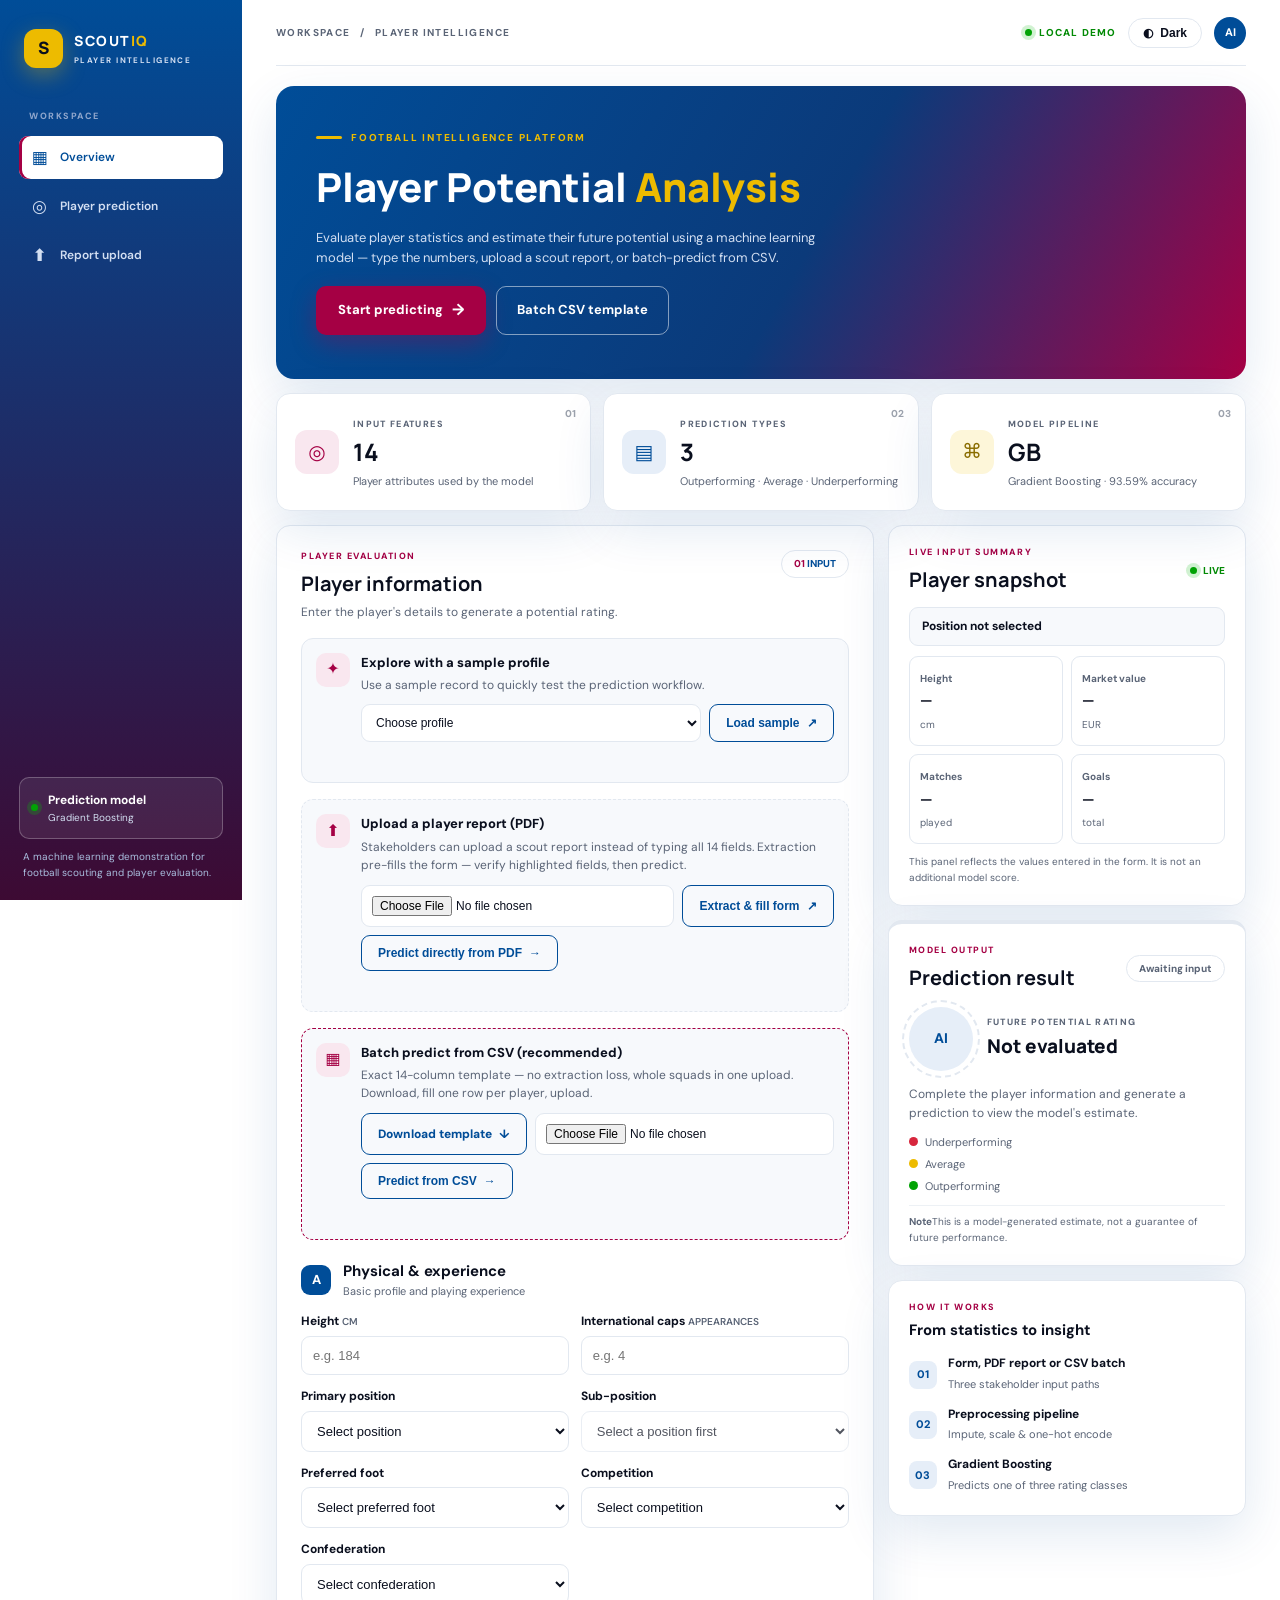
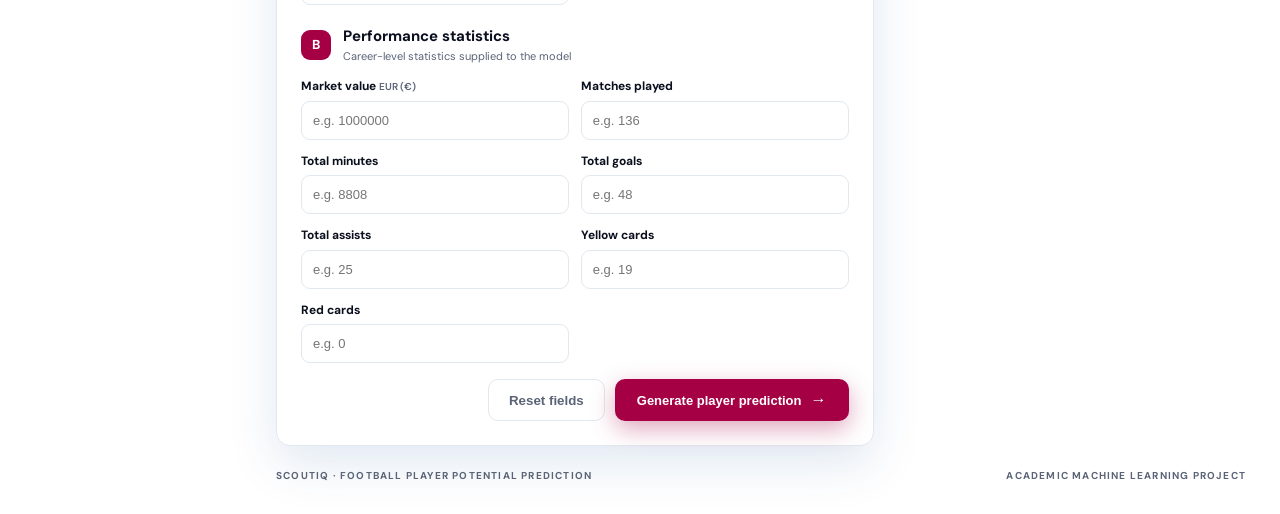
<file: Stage 4 - MLOps Integration/fastapi-service/frontend/index.html>
<!DOCTYPE html>
<html lang="en" data-theme="light">
<head>
  <meta charset="UTF-8" />
  <meta name="viewport" content="width=device-width, initial-scale=1.0" />
  <meta name="theme-color" content="#004D98" />
  <meta name="description" content="AI-powered football player future potential analysis and prediction." />
  <title>ScoutIQ | Football Player Potential</title>
  <link rel="preconnect" href="https://fonts.googleapis.com" />
  <link rel="preconnect" href="https://fonts.gstatic.com" crossorigin />
  <link href="https://fonts.googleapis.com/css2?family=DM+Sans:wght@400;500;600;700&family=Manrope:wght@400;500;600;700;800&display=swap" rel="stylesheet" />
  <link rel="stylesheet" href="style.css?v=4" />
  <script src="script.js?v=4" defer></script>
</head>
<body>
  <div class="app-layout">
    <aside class="sidebar">
      <a class="brand" href="#overview" aria-label="ScoutIQ home">
        <span class="brand-mark">S<span>Q</span></span>
        <span class="brand-name">SCOUT<span>IQ</span><small>PLAYER INTELLIGENCE</small></span>
      </a>
      <div class="side-label">WORKSPACE</div>
      <nav class="side-nav" aria-label="Main navigation">
        <a class="nav-link active" href="#overview"><span class="nav-icon">▦</span> Overview</a>
        <a class="nav-link" href="#predictor"><span class="nav-icon">◎</span> Player prediction</a>
        <a class="nav-link" href="#report-upload"><span class="nav-icon">⬆</span> Report upload</a>
      </nav>
      <div class="sidebar-bottom">
        <div class="model-status"><span class="status-dot"></span><div><strong>Prediction model</strong><small>Gradient Boosting</small></div></div>
        <div class="sidebar-note">A machine learning demonstration for football scouting and player evaluation.</div>
      </div>
    </aside>

    <main class="main-content" id="overview">
      <header class="topbar">
        <div class="breadcrumb">WORKSPACE <span>/</span> PLAYER INTELLIGENCE</div>
        <div class="topbar-right">
          <span class="live-indicator"><i></i> LOCAL DEMO</span>
          <button type="button" class="theme-toggle" id="theme-toggle" aria-label="Toggle dark theme" aria-pressed="false"><span id="theme-icon">◐</span> <span id="theme-label">Dark</span></button>
          <div class="avatar">AI</div>
        </div>
      </header>

      <section class="welcome-section" data-reveal>
        <div class="welcome-copy-block">
          <p class="eyebrow"><span class="eyebrow-line"></span> FOOTBALL INTELLIGENCE PLATFORM</p>
          <h1>Player Potential <span>Analysis</span></h1>
          <p class="welcome-copy">Evaluate player statistics and estimate their future potential using a machine learning model — type the numbers, upload a scout report, or batch-predict from CSV.</p>
          <div class="hero-actions">
            <a class="button-primary hero-cta" href="#predictor">Start predicting <b>→</b></a>
            <a class="button-ghost hero-cta" href="#csv-upload">Batch CSV template</a>
          </div>
        </div>
      </section>

      <section class="overview-grid" aria-label="Platform overview">
        <article class="overview-card tilt" data-reveal><div class="overview-icon green-icon">◎</div><div class="overview-text"><span>INPUT FEATURES</span><strong data-count="14">14</strong><small>Player attributes used by the model</small></div><div class="card-index">01</div></article>
        <article class="overview-card tilt" data-reveal><div class="overview-icon blue-icon">▤</div><div class="overview-text"><span>PREDICTION TYPES</span><strong data-count="3">3</strong><small>Outperforming · Average · Underperforming</small></div><div class="card-index">02</div></article>
        <article class="overview-card tilt" data-reveal><div class="overview-icon gold-icon">⌘</div><div class="overview-text"><span>MODEL PIPELINE</span><strong>GB</strong><small>Gradient Boosting · 93.59% accuracy</small></div><div class="card-index">03</div></article>
      </section>

      <section class="workspace-grid" id="predictor">
        <div class="panel prediction-panel" data-reveal>
          <div class="panel-heading">
            <div><p class="panel-kicker">PLAYER EVALUATION</p><h2>Player information</h2><p class="panel-subtitle">Enter the player's details to generate a potential rating.</p></div>
            <span class="step-pill"><b>01</b> INPUT</span>
          </div>

          <div class="sample-panel">
            <div class="sample-icon">✦</div>
            <div class="sample-copy"><label for="sample-profile">Explore with a sample profile</label><p>Use a sample record to quickly test the prediction workflow.</p></div>
            <div class="sample-controls">
              <select id="sample-profile" aria-label="Choose a sample player profile">
                <option value="" selected disabled>Choose profile</option>
                <option value="outperforming">Outperforming example</option>
                <option value="average">Average example</option>
                <option value="underperforming">Underperforming example</option>
              </select>
              <button type="button" class="button-secondary" id="load-sample-button">Load sample <span>↗</span></button>
            </div>
            <p class="sample-status" id="sample-status" role="status" aria-live="polite"></p>
          </div>

          <div class="sample-panel upload-panel" id="report-upload">
            <div class="sample-icon">⬆</div>
            <div class="sample-copy"><label for="report-file">Upload a player report (PDF)</label><p>Stakeholders can upload a scout report instead of typing all 14 fields. Extraction pre-fills the form — verify highlighted fields, then predict.</p></div>
            <div class="sample-controls upload-controls">
              <input type="file" id="report-file" accept="application/pdf,.pdf" aria-label="Choose a PDF player report" />
              <button type="button" class="button-secondary" id="extract-button">Extract &amp; fill form <span>↗</span></button>
              <button type="button" class="button-secondary" id="predict-pdf-button">Predict directly from PDF <span>→</span></button>
            </div>
            <p class="sample-status" id="upload-status" role="status" aria-live="polite"></p>
            <div class="extracted-grid" id="extracted-grid" hidden></div>
          </div>

          <div class="sample-panel upload-panel csv-panel" id="csv-upload">
            <div class="sample-icon">▦</div>
            <div class="sample-copy"><label for="csv-file">Batch predict from CSV (recommended)</label><p>Exact 14-column template — no extraction loss, whole squads in one upload. Download, fill one row per player, upload.</p></div>
            <div class="sample-controls upload-controls">
              <a class="button-secondary csv-download" id="csv-download" href="http://127.0.0.1:8000/template-csv" download="player_template.csv">Download template <span>↓</span></a>
              <input type="file" id="csv-file" accept=".csv,text/csv" aria-label="Choose a CSV file built on the template" />
              <button type="button" class="button-secondary" id="csv-button">Predict from CSV <span>→</span></button>
            </div>
            <p class="sample-status" id="csv-status" role="status" aria-live="polite"></p>
            <div class="csv-results" id="csv-results" hidden></div>
          </div>

          <form id="prediction-form" novalidate>
            <div class="form-section-title"><span class="section-number">A</span><div><h3>Physical &amp; experience</h3><p>Basic profile and playing experience</p></div></div>
            <div class="form-grid">
              <div class="field"><label for="height_in_cm">Height <small>CM</small></label><input id="height_in_cm" name="height_in_cm" type="number" min="100" max="250" step="1" placeholder="e.g. 184" required /></div>
              <div class="field"><label for="international_caps">International caps <small>APPEARANCES</small></label><input id="international_caps" name="international_caps" type="number" min="0" step="1" placeholder="e.g. 4" required /></div>
              <div class="field"><label for="position">Primary position</label><select id="position" name="position" required><option value="" selected disabled>Select position</option><option value="Attack">Attack</option><option value="Defender">Defender</option><option value="Goalkeeper">Goalkeeper</option><option value="Midfield">Midfield</option></select></div>
              <div class="field"><label for="sub_position">Sub-position</label><select id="sub_position" name="sub_position" required disabled><option value="" selected>Select a position first</option></select></div>
              <div class="field"><label for="foot">Preferred foot</label><select id="foot" name="foot" required><option value="" selected disabled>Select preferred foot</option><option value="right">Right</option><option value="left">Left</option><option value="both">Both</option></select></div>
              <div class="field"><label for="competition_code">Competition</label><select id="competition_code" name="competition_code" required><option value="" selected disabled>Select competition</option><option value="a-league-men">A-League Men</option><option value="allsvenskan">Allsvenskan</option><option value="bundesliga">Bundesliga</option><option value="campeonato-brasileiro-serie-a">Campeonato Brasileiro Série A</option><option value="chance-liga">Chance Liga</option><option value="eliteserien">Eliteserien</option><option value="eredivisie">Eredivisie</option><option value="j1-league">J1 League</option><option value="jupiler-pro-league">Jupiler Pro League</option><option value="k-league-1">K League 1</option><option value="laliga">LaLiga</option><option value="liga-mx-clausura">Liga MX Clausura</option><option value="liga-portugal">Liga Portugal</option><option value="ligue-1">Ligue 1</option><option value="major-league-soccer">Major League Soccer</option><option value="pko-bp-ekstraklasa">PKO BP Ekstraklasa</option><option value="premier-league">Premier League</option><option value="premier-liga">Premier Liga</option><option value="saudi-pro-league">Saudi Pro League</option><option value="scottish-premiership">Scottish Premiership</option><option value="serie-a">Serie A</option><option value="super-league">Super League</option><option value="super-league-1">Super League 1</option><option value="super-lig">Süper Lig</option><option value="super-liga-srbije">Super Liga Srbije</option><option value="superliga">Superliga</option><option value="supersport-hnl">Supersport HNL</option><option value="torneo-apertura">Torneo Apertura</option></select></div>
              <div class="field"><label for="confederation">Confederation</label><select id="confederation" name="confederation" required><option value="" selected disabled>Select confederation</option><option value="amerika">Americas</option><option value="asien">Asia</option><option value="europa">Europe</option></select></div>
            </div>

            <div class="form-section-title performance-title"><span class="section-number">B</span><div><h3>Performance statistics</h3><p>Career-level statistics supplied to the model</p></div></div>
            <div class="form-grid">
              <div class="field"><label for="market_value_in_eur">Market value <small>EUR (€)</small></label><input id="market_value_in_eur" name="market_value_in_eur" type="number" min="0" step="1" placeholder="e.g. 1000000" required /></div>
              <div class="field"><label for="matches_played">Matches played</label><input id="matches_played" name="matches_played" type="number" min="0" step="1" placeholder="e.g. 136" required /></div>
              <div class="field"><label for="total_minutes">Total minutes</label><input id="total_minutes" name="total_minutes" type="number" min="0" step="any" placeholder="e.g. 8808" required /></div>
              <div class="field"><label for="total_goals">Total goals</label><input id="total_goals" name="total_goals" type="number" min="0" step="1" placeholder="e.g. 48" required /></div>
              <div class="field"><label for="total_assists">Total assists</label><input id="total_assists" name="total_assists" type="number" min="0" step="1" placeholder="e.g. 25" required /></div>
              <div class="field"><label for="yellow_cards">Yellow cards</label><input id="yellow_cards" name="yellow_cards" type="number" min="0" step="1" placeholder="e.g. 19" required /></div>
              <div class="field"><label for="red_cards">Red cards</label><input id="red_cards" name="red_cards" type="number" min="0" step="1" placeholder="e.g. 0" required /></div>
            </div>
            <p class="validation-message" id="validation-message" role="alert" aria-live="polite"></p>
            <div class="form-actions"><button type="reset" class="reset-button" id="reset-button">Reset fields</button><button type="submit" class="button-primary" id="predict-button"><span id="predict-button-label">Generate player prediction</span><b>→</b></button></div>
          </form>
        </div>

        <aside class="insight-column">
          <section class="panel snapshot-panel" data-reveal>
            <div class="panel-heading compact"><div><p class="panel-kicker">LIVE INPUT SUMMARY</p><h2>Player snapshot</h2></div><span class="live-tag"><i></i> LIVE</span></div>
            <div class="snapshot-position" id="snapshot-position">Position not selected</div>
            <div class="snapshot-grid">
              <div class="snapshot-item"><span>Height</span><strong id="snapshot-height">—</strong><small>cm</small></div>
              <div class="snapshot-item"><span>Market value</span><strong id="snapshot-value">—</strong><small>EUR</small></div>
              <div class="snapshot-item"><span>Matches</span><strong id="snapshot-matches">—</strong><small>played</small></div>
              <div class="snapshot-item"><span>Goals</span><strong id="snapshot-goals">—</strong><small>total</small></div>
            </div>
            <div class="snapshot-footnote">This panel reflects the values entered in the form. It is not an additional model score.</div>
          </section>

          <section class="panel result-card tilt" id="result-card" aria-labelledby="result-title" aria-live="polite">
            <div class="panel-heading compact"><div><p class="panel-kicker">MODEL OUTPUT</p><h2 id="result-title">Prediction result</h2></div><span class="result-badge" id="result-badge">Awaiting input</span></div>
            <div class="result-visual"><div class="result-orbit"><span>AI</span></div><div><p class="result-overline">FUTURE POTENTIAL RATING</p><p class="result-rating" id="result-rating">Not evaluated</p></div></div>
            <p class="result-description" id="result-description">Complete the player information and generate a prediction to view the model's estimate.</p>
            <div class="rating-scale"><div><span class="scale-dot under"></span>Underperforming</div><div><span class="scale-dot average"></span>Average</div><div><span class="scale-dot over"></span>Outperforming</div></div>
            <div class="disclaimer"><b>Note</b><span>This is a model-generated estimate, not a guarantee of future performance.</span></div>
          </section>

          <section class="panel method-panel" data-reveal><p class="panel-kicker">HOW IT WORKS</p><h3>From statistics to insight</h3><div class="method-step"><span>01</span><div><b>Form, PDF report or CSV batch</b><small>Three stakeholder input paths</small></div></div><div class="method-step"><span>02</span><div><b>Preprocessing pipeline</b><small>Impute, scale &amp; one-hot encode</small></div></div><div class="method-step"><span>03</span><div><b>Gradient Boosting</b><small>Predicts one of three rating classes</small></div></div></section>
        </aside>
      </section>

      <footer class="page-footer"><span>SCOUTIQ <b>·</b> FOOTBALL PLAYER POTENTIAL PREDICTION</span><span>ACADEMIC MACHINE LEARNING PROJECT</span></footer>
    </main>
  </div>
</body>
</html>
</file>
<file: Stage 4 - MLOps Integration/fastapi-service/frontend/style.css>
/* ScoutIQ — FC Barcelona blaugrana theme (bright default, dark toggle) */
:root{
  color-scheme:light;
  --bg:#FFFFFF; --bg-soft:#F4F6F8; --panel:#FFFFFF; --panel2:#F7F9FC;
  /* FC Barcelona brand: blau (blue), grana (garnet), gold */
  --blau:#004D98; --grana:#A50044; --grana-deep:#7D0033; --grana-soft:#F9E7EF;
  --gold:#EDBB00; --gold-soft:#FDF6D9;
  --sidebar1:#004D98; --sidebar2:#3D0A33;
  --line:#E2E8F0; --line-soft:#EDF1F5;
  --text:#0A0F1E; --muted:#5A6476;
  /* rating colours stay semantic, independent of the club palette */
  --green:#02A305; --green-deep:#028A05; --green-soft:#E5F7E6;
  --yellow:#EDBB00; --yellow-soft:#FFF8DB;
  --red:#D7263D;
  --navy:#004D98; --navy-soft:#E6EEF8;
  --shadow:0 18px 50px rgba(0,77,152,.12);
  --hero1:#004D98; --hero2:#0B3A7A; --hero3:#A50044;
  --side-text:#D3DFF2; --side-muted:#A9BEDE; --side-label:#8FA6CC;
}
html[data-theme="dark"]{
  color-scheme:dark;
  --bg:#0A0E1A; --bg-soft:#0E1322; --panel:#121A2B; --panel2:#0F1625;
  --blau:#5E95E0; --grana:#C2185B; --grana-deep:#F06292; --grana-soft:#3A1226;
  --gold:#EDBB00; --gold-soft:#2E2708;
  --sidebar1:#06285A; --sidebar2:#2A0722;
  --line:#25304A; --line-soft:#1A2338;
  --text:#F1F4FA; --muted:#9AA6BD;
  --green:#02B906; --green-deep:#35D957; --green-soft:#0F2A12;
  --yellow:#EDBB00; --yellow-soft:#2E2A08;
  --navy:#7FA8E6; --navy-soft:#15224A;
  --shadow:0 18px 50px rgba(0,0,0,.5);
  --hero1:#06285A; --hero2:#0A2550; --hero3:#5C0A3A;
}
*{box-sizing:border-box}
html{scroll-behavior:smooth;scroll-padding-top:22px}
body{margin:0;background:var(--bg);color:var(--text);font-family:'DM Sans',Inter,system-ui,sans-serif;font-size:14px;line-height:1.55;transition:background .3s,color .3s}
.app-layout{min-height:100vh}
/* ---------- sidebar ---------- */
.sidebar{position:fixed;inset:0 auto 0 0;width:242px;background:linear-gradient(180deg,var(--sidebar1),var(--sidebar2));padding:27px 19px 20px;display:flex;flex-direction:column;z-index:5;color:#fff}
.brand{display:flex;align-items:center;gap:11px;color:#fff;text-decoration:none;padding:2px 5px 42px}
.brand-mark{width:39px;height:39px;border-radius:12px;background:var(--gold);display:grid;place-items:center;color:#0A0F1E;font-family:Manrope,sans-serif;font-weight:900;font-size:17px;box-shadow:0 7px 22px rgba(237,187,0,.35)}
.brand-mark span{display:none}
.brand-name{font-family:Manrope,sans-serif;font-weight:800;letter-spacing:.11em;font-size:14px}
.brand-name>span{color:var(--gold)}
.brand-name small{display:block;color:var(--side-text);font-family:'DM Sans',sans-serif;font-size:8px;letter-spacing:.18em;font-weight:700;margin-top:2px}
.side-label{font-size:9px;font-weight:800;letter-spacing:.17em;color:var(--side-label);padding:0 10px 12px}
.side-nav{display:grid;gap:6px}
.nav-link{height:43px;border-radius:9px;display:flex;align-items:center;gap:12px;padding:0 12px;color:var(--side-text);text-decoration:none;font-size:12px;font-weight:600;transition:.2s}
.nav-link:hover{background:rgba(255,255,255,.12);color:#fff}
.nav-link.active{background:#fff;color:#004D98;box-shadow:inset 3px 0 var(--grana)}
.nav-icon{font-size:17px;width:17px;text-align:center}
.sidebar-bottom{margin-top:auto}
.model-status{display:flex;align-items:center;gap:10px;padding:13px 11px;border:1px solid rgba(255,255,255,.25);border-radius:10px;background:rgba(255,255,255,.08);color:#fff}
.model-status strong{display:block;font-size:12px}
.model-status small{display:block;font-size:10px;color:var(--side-text)}
.status-dot{width:7px;height:7px;border-radius:50%;background:var(--green);box-shadow:0 0 0 4px rgba(2,185,6,.25);flex:none}
.sidebar-note{font-size:10px;color:var(--side-muted);margin-top:10px;padding:0 4px}
/* ---------- main ---------- */
.main-content{margin-left:242px;padding:0 34px 30px;max-width:1460px}
.topbar{height:66px;display:flex;align-items:center;justify-content:space-between;border-bottom:1px solid var(--line)}
.breadcrumb{font-size:10px;font-weight:700;letter-spacing:.14em;color:var(--muted)}
.breadcrumb span{margin:0 6px}
.topbar-right{display:flex;align-items:center;gap:12px}
.live-indicator{display:flex;align-items:center;gap:7px;font-size:10px;font-weight:800;letter-spacing:.12em;color:var(--green-deep)}
.live-indicator i{width:7px;height:7px;border-radius:50%;background:var(--green);box-shadow:0 0 0 4px rgba(2,185,6,.18)}
.theme-toggle{display:flex;align-items:center;gap:7px;border:1px solid var(--line);background:var(--panel);color:var(--text);border-radius:999px;padding:7px 14px;font-size:12px;font-weight:700;cursor:pointer;transition:.2s}
.theme-toggle:hover{border-color:var(--navy);transform:translateY(-1px)}
.avatar{width:32px;height:32px;border-radius:50%;background:var(--navy);color:#fff;display:grid;place-items:center;font-size:11px;font-weight:800}
/* ---------- hero ---------- */
.welcome-section{position:relative;overflow:hidden;margin-top:20px;border-radius:18px;background:linear-gradient(120deg,var(--hero1),var(--hero2) 55%,var(--hero3));color:#fff;padding:44px 40px;min-height:230px;display:flex;align-items:center;justify-content:space-between;gap:20px;box-shadow:var(--shadow);perspective:1200px}
.eyebrow{display:flex;align-items:center;gap:9px;font-size:10px;font-weight:800;letter-spacing:.18em;color:var(--gold);margin:0 0 10px}
.eyebrow-line{display:inline-block;width:26px;height:3px;background:var(--gold);border-radius:2px}
.welcome-section h1{font-family:Manrope,sans-serif;font-size:40px;margin:0 0 10px;font-weight:800}
.welcome-section h1 span{color:var(--gold)}
.welcome-copy{color:var(--side-text);font-size:13px;max-width:520px;margin:0 0 18px}
.hero-actions{display:flex;gap:10px;flex-wrap:wrap}
.hero-cta{text-decoration:none}
.button-primary{display:inline-flex;align-items:center;gap:9px;background:var(--grana);color:#fff;border:none;border-radius:10px;padding:12px 22px;font-weight:800;font-size:13px;cursor:pointer;transition:.2s;box-shadow:0 8px 24px rgba(165,0,68,.35)}
.button-primary:hover{background:var(--grana-deep);transform:translateY(-2px)}
.button-primary:disabled{opacity:.6;cursor:wait;transform:none}
.button-primary b{font-size:16px}
.button-ghost{display:inline-flex;align-items:center;gap:8px;border:1.5px solid rgba(255,255,255,.5);color:#fff;border-radius:10px;padding:11px 20px;font-weight:700;font-size:13px;transition:.2s}
.button-ghost:hover{border-color:var(--gold);color:var(--gold);transform:translateY(-2px)}
@keyframes spin{to{transform:rotate(360deg)}}
/* ---------- overview cards ---------- */
.overview-grid{display:grid;grid-template-columns:repeat(3,minmax(0,1fr));gap:12px;margin-top:14px}
.overview-card{position:relative;display:flex;align-items:center;gap:14px;background:var(--panel);border:1px solid var(--line);border-radius:14px;padding:18px;min-height:104px;box-shadow:var(--shadow);transition:transform .25s,box-shadow .25s;transform-style:preserve-3d}
.overview-card:hover{box-shadow:0 22px 55px rgba(0,77,152,.18)}
.overview-icon{width:44px;height:44px;border-radius:12px;display:grid;place-items:center;font-size:20px;flex:none;transform:translateZ(30px)}
.green-icon{background:var(--grana-soft);color:var(--grana)}
.blue-icon{background:var(--navy-soft);color:var(--navy)}
.gold-icon{background:var(--gold-soft);color:#8a6d00}
html[data-theme="dark"] .gold-icon{color:var(--gold)}
html[data-theme="dark"] .green-icon{color:var(--grana-deep)}
.overview-text span{font-size:9px;font-weight:800;letter-spacing:.15em;color:var(--muted)}
.overview-text strong{display:block;font-size:24px;font-family:Manrope,sans-serif}
.overview-text small{font-size:11px;color:var(--muted)}
.card-index{position:absolute;top:12px;right:14px;font-size:10px;font-weight:800;color:var(--muted);opacity:.6}
/* ---------- workspace ---------- */
.workspace-grid{display:grid;grid-template-columns:minmax(0,1.5fr) minmax(280px,.9fr);gap:14px;margin-top:14px;align-items:start}
.panel{background:var(--panel);border:1px solid var(--line);border-radius:14px;box-shadow:var(--shadow)}
.prediction-panel{padding:24px}
.panel-heading{display:flex;justify-content:space-between;align-items:flex-start;gap:10px}
.panel-heading.compact{align-items:center}
.panel-kicker{font-size:9px;font-weight:800;letter-spacing:.17em;color:var(--grana);margin:0 0 4px}
.panel-heading h2{font-size:20px;margin:0;font-family:Manrope,sans-serif}
.panel-subtitle{font-size:12px;color:var(--muted);margin:4px 0 0}
.step-pill{font-size:10px;font-weight:800;color:var(--navy);border:1px solid var(--line);border-radius:999px;padding:5px 12px;white-space:nowrap}
.step-pill b{color:var(--grana)}
/* sample / upload panels */
.sample-panel{display:grid;grid-template-columns:34px minmax(0,1fr);gap:0 11px;padding:14px;border:1px solid var(--line);border-radius:12px;background:var(--panel2);margin:16px 0 0}
.sample-icon{width:34px;height:34px;border-radius:10px;background:var(--grana-soft);color:var(--grana);display:grid;place-items:center;font-size:16px}
.sample-copy{font-size:12px}
.sample-copy label{font-weight:800;font-size:13px}
.sample-copy p{margin:3px 0 0;color:var(--muted);font-size:12px}
.sample-controls{grid-column:2;display:grid;grid-template-columns:minmax(0,1fr) auto;gap:8px;margin-top:10px}
.sample-controls select,.sample-controls input[type=file]{border:1px solid var(--line);border-radius:9px;padding:10px;background:var(--panel);color:var(--text);font-size:12px;width:100%}
.button-secondary{display:inline-flex;align-items:center;gap:7px;border:1.5px solid var(--navy);color:var(--navy);background:transparent;border-radius:9px;padding:10px 16px;font-weight:800;font-size:12px;cursor:pointer;white-space:nowrap;transition:.2s;text-decoration:none}
.button-secondary:hover{background:var(--navy);color:#fff;transform:translateY(-1px)}
html[data-theme="dark"] .button-secondary{color:#9DB9F2}
html[data-theme="dark"] .button-secondary:hover{background:var(--navy);color:#fff}
.upload-controls{display:flex;flex-wrap:wrap;align-items:stretch}
.upload-controls input[type=file]{flex:1 1 220px;width:auto;min-width:0}
.upload-controls .button-secondary{flex:0 0 auto;justify-content:center}
.csv-download{justify-content:center}
.sample-status{grid-column:1/-1;font-size:12px;color:var(--muted);margin:8px 0 0;min-height:18px}
.sample-status.is-error{color:var(--red)}
.upload-panel{border-style:dashed}
.csv-panel{border-color:var(--grana)}
.extracted-grid{grid-column:1/-1;display:block;margin-top:12px}
.extracted-grid[hidden]{display:none}
.extract-chip{display:flex;align-items:baseline;justify-content:space-between;gap:14px;border:1px solid var(--line);border-radius:9px;padding:9px 12px;background:var(--panel);margin:0 0 6px;line-height:1.45;overflow-wrap:anywhere}
.extract-chip span{display:block;font-size:10px;font-weight:700;letter-spacing:.1em;color:var(--muted);text-transform:uppercase;flex:none}
.extract-chip strong{font-size:12px;font-weight:600;text-align:right;max-width:60%}
.extract-chip.is-found{border-color:var(--green)}
.extract-chip.is-missing{border-color:#C9A227}
.csv-results{grid-column:1/-1;margin-top:10px}
.csv-results[hidden]{display:none}
.csv-table{width:100%;border-collapse:collapse;font-size:12px}
.csv-table th{text-align:left;font-size:10px;letter-spacing:.1em;color:var(--muted);padding:8px;border-bottom:2px solid var(--grana)}
.csv-table td{padding:8px;border-bottom:1px solid var(--line-soft)}
.csv-pill{display:inline-block;border-radius:999px;padding:3px 12px;font-weight:800;font-size:11px}
.csv-Outperforming{background:var(--green-soft);color:var(--green-deep)}
.csv-Average{background:var(--yellow-soft);color:#6E5600}
html[data-theme="dark"] .csv-Average{color:var(--yellow)}
.csv-Underperforming{background:#FDE7EA;color:var(--red)}
html[data-theme="dark"] .csv-Underperforming{background:#3A1420}
/* form */
.form-section-title{display:flex;gap:12px;align-items:center;margin:20px 0 12px}
.section-number{width:30px;height:30px;border-radius:9px;background:var(--navy);color:#fff;display:grid;place-items:center;font-weight:800;font-size:13px;flex:none}
.performance-title .section-number{background:var(--grana)}
.form-section-title h3{margin:0;font-size:15px}
.form-section-title p{margin:0;font-size:11px;color:var(--muted)}
.form-grid{display:grid;grid-template-columns:repeat(2,minmax(0,1fr));gap:12px}
.field label{display:block;font-size:12px;font-weight:700;margin-bottom:5px}
.field label small{color:var(--muted);font-weight:600}
.field input,.field select{width:100%;border:1px solid var(--line);border-radius:9px;padding:11px;background:var(--panel);color:var(--text);font-size:13px;transition:.2s}
.field input:focus,.field select:focus{outline:none;border-color:var(--blau);box-shadow:0 0 0 3px rgba(0,77,152,.18)}
.validation-message{color:var(--red);font-size:12px;min-height:18px;margin:10px 0 0;display:none}
.validation-message.is-visible{display:block}
.form-actions{display:flex;gap:10px;justify-content:flex-end;margin-top:16px}
.reset-button{border:1px solid var(--line);background:transparent;color:var(--muted);border-radius:10px;padding:12px 20px;font-weight:700;cursor:pointer}
.reset-button:hover{color:var(--text);border-color:var(--muted)}
/* insight column */
.insight-column{display:grid;gap:14px}
.snapshot-panel{padding:20px}
.live-tag{display:flex;align-items:center;gap:6px;font-size:10px;font-weight:800;color:var(--green-deep)}
.live-tag i{width:7px;height:7px;border-radius:50%;background:var(--green);box-shadow:0 0 0 4px rgba(2,185,6,.18)}
.snapshot-position{background:var(--panel2);border:1px solid var(--line);border-radius:9px;padding:9px 12px;font-size:12px;font-weight:700;margin:12px 0 10px}
.snapshot-grid{display:grid;grid-template-columns:1fr 1fr;gap:8px}
.snapshot-item{border:1px solid var(--line);border-radius:9px;padding:10px;background:var(--panel)}
.snapshot-item span{font-size:10px;color:var(--muted);font-weight:700}
.snapshot-item strong{display:block;font-size:16px;font-family:Manrope,sans-serif}
.snapshot-item small{font-size:10px;color:var(--muted)}
.snapshot-footnote{font-size:10px;color:var(--muted);margin-top:10px}
.result-card{padding:20px;border-top:4px solid var(--line)}
.result-badge{font-size:10px;font-weight:800;border:1px solid var(--line);border-radius:999px;padding:5px 12px;color:var(--muted);white-space:nowrap}
.result-visual{display:flex;gap:14px;align-items:center;margin:14px 0}
.result-orbit{width:64px;height:64px;border-radius:50%;background:var(--navy-soft);color:var(--navy);display:grid;place-items:center;font-weight:800;flex:none;position:relative}
.result-orbit:before{content:"";position:absolute;inset:-7px;border:2px dashed var(--line);border-radius:50%;animation:spin 14s linear infinite}
.result-overline{font-size:9px;font-weight:800;letter-spacing:.15em;color:var(--muted);margin:0}
.result-rating{font-size:19px;font-weight:800;margin:2px 0 0;font-family:Manrope,sans-serif}
.result-description{font-size:12px;color:var(--muted)}
.rating-scale{display:grid;gap:5px;font-size:11px;margin-top:10px;color:var(--muted)}
.scale-dot{display:inline-block;width:9px;height:9px;border-radius:50%;margin-right:7px}
.scale-dot.under{background:var(--red)}.scale-dot.average{background:var(--yellow)}.scale-dot.over{background:var(--green)}
.result-card.rating-outperforming{border-top-color:var(--green)}
.result-card.rating-outperforming .result-badge{background:var(--green-soft);color:var(--green-deep);border-color:var(--green)}
.result-card.rating-average{border-top-color:var(--yellow)}
.result-card.rating-average .result-badge{background:var(--yellow-soft);color:#6E5600;border-color:var(--yellow)}
.result-card.rating-underperforming{border-top-color:var(--red)}
.result-card.rating-underperforming .result-badge{background:#FDE7EA;color:var(--red);border-color:var(--red)}
.result-card.rating-error{border-top-color:var(--red)}
.disclaimer{font-size:10px;color:var(--muted);margin-top:10px;border-top:1px solid var(--line-soft);padding-top:8px}
.method-panel{padding:20px}
.method-panel h3{margin:2px 0 12px;font-size:15px}
.method-step{display:flex;gap:11px;align-items:center;margin-top:10px}
.method-step span{width:28px;height:28px;border-radius:8px;background:var(--navy-soft);color:var(--navy);display:grid;place-items:center;font-size:11px;font-weight:800;flex:none}
.method-step b{display:block;font-size:12px}
.method-step small{font-size:11px;color:var(--muted)}
.page-footer{display:flex;justify-content:space-between;font-size:10px;letter-spacing:.12em;color:var(--muted);margin-top:22px;font-weight:700}
/* ---------- reveal on scroll ---------- */
[data-reveal]{opacity:0;transform:translateY(26px);transition:opacity .6s ease,transform .6s cubic-bezier(.22,1,.36,1)}
[data-reveal].in{opacity:1;transform:none}
@media(prefers-reduced-motion:reduce){
  *,*:before,*:after{animation:none!important;transition:none!important}
  [data-reveal]{opacity:1;transform:none}
  html{scroll-behavior:auto}
}
/* ---------- responsive ---------- */
@media(max-width:1150px){.main-content{padding:0 25px}.sidebar{width:215px}.main-content{margin-left:215px}.workspace-grid{grid-template-columns:minmax(0,1.4fr) minmax(260px,.85fr)}}
@media(max-width:900px){.sidebar{width:68px;padding:22px 10px}.brand{justify-content:center;padding:0 0 38px}.brand-name,.side-label,.nav-link:not(.active),.nav-link.active{font-size:0}.nav-link{justify-content:center;padding:0}.sidebar-bottom .model-status{justify-content:center;padding:11px 0}.model-status>div,.sidebar-note{display:none}.main-content{margin-left:68px}.workspace-grid{grid-template-columns:1fr}.insight-column{grid-template-columns:repeat(2,minmax(0,1fr))}.method-panel{grid-column:1/-1}.upload-controls{grid-template-columns:minmax(0,1fr)}}
@media(max-width:650px){.main-content{padding:0 13px}.topbar{height:55px}.breadcrumb{font-size:8px}.welcome-section{padding:26px 20px;min-height:180px;margin-top:15px}.welcome-section h1{font-size:28px}.overview-grid{grid-template-columns:1fr}.workspace-grid{gap:12px}.prediction-panel{padding:17px 14px}.panel-heading h2{font-size:17px}.form-grid{grid-template-columns:1fr}.sample-controls{grid-template-columns:1fr}.insight-column{grid-template-columns:1fr}.method-panel{grid-column:auto}.form-actions{flex-direction:column-reverse;align-items:stretch}.button-primary,.reset-button{width:100%}.page-footer{flex-direction:column;line-height:1.7}}

html[data-theme="dark"] .panel-kicker,html[data-theme="dark"] .step-pill b{color:var(--grana-deep)}
</file>
